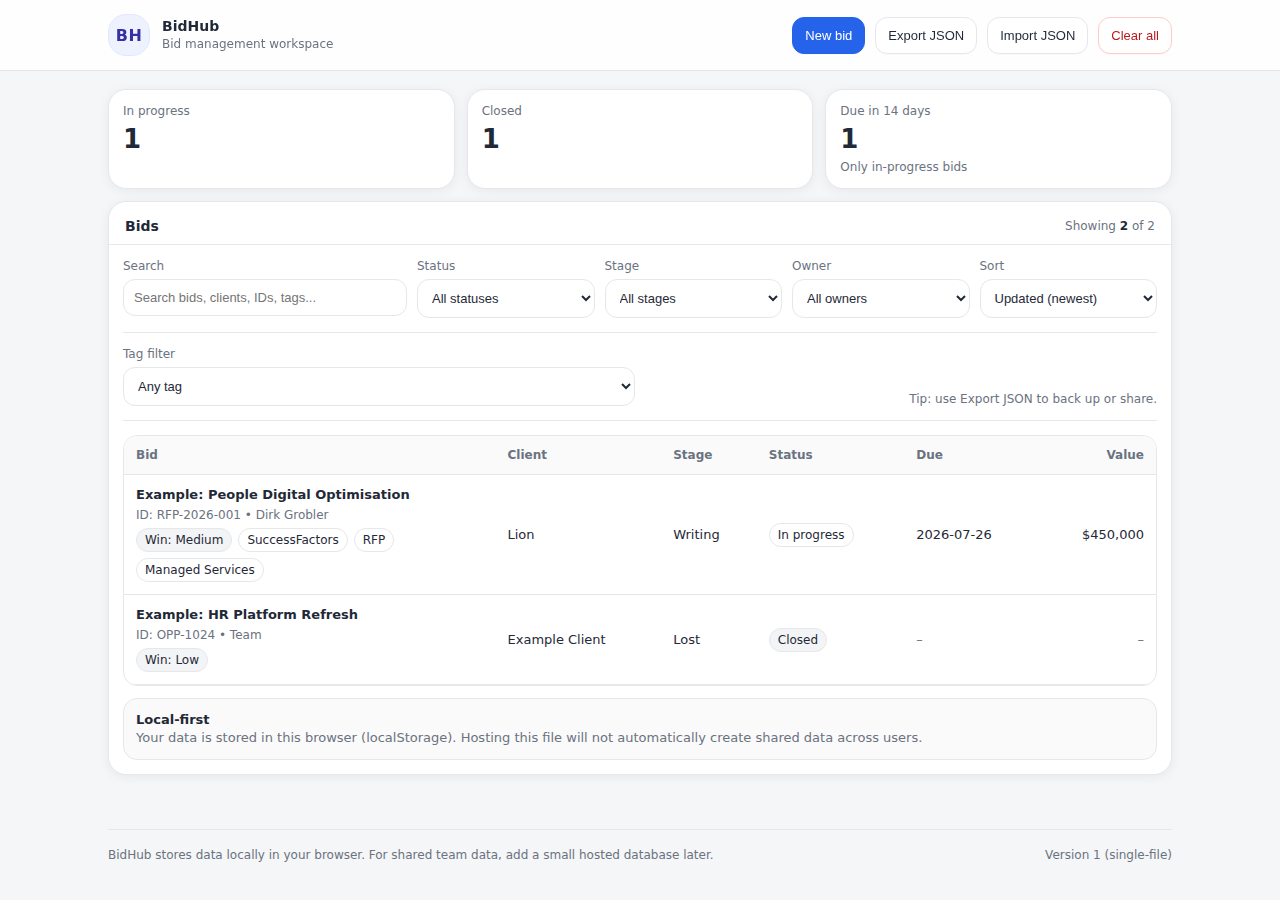
<file: index.html>
<!doctype html>
<html lang="en">
<head>
  <meta charset="utf-8" />
  <meta name="viewport" content="width=device-width, initial-scale=1" />
  <title>BidHub</title>
  <style>
    :root{
      --bg:#f5f6f8;
      --surface:#ffffff;
      --text:#1f2937;
      --muted:#6b7280;
      --border:#e5e7eb;
      --accent:#2563eb;
      --accent-2:#0f766e;
      --danger:#b91c1c;
      --shadow:0 2px 12px rgba(0,0,0,.06);
      --radius:14px;
      --radius2:18px;
      --font: ui-sans-serif, system-ui, -apple-system, Segoe UI, Roboto, Helvetica, Arial, "Apple Color Emoji", "Segoe UI Emoji";
    }

    *{ box-sizing:border-box; }
    body{
      margin:0;
      font-family:var(--font);
      color:var(--text);
      background:var(--bg);
    }

    a{ color:var(--accent); text-decoration:none; }
    a:hover{ text-decoration:underline; }

    .topbar{
      position:sticky;
      top:0;
      z-index:10;
      background:rgba(255,255,255,.85);
      backdrop-filter: blur(10px);
      border-bottom:1px solid var(--border);
    }

    .topbar-inner{
      max-width:1100px;
      margin:0 auto;
      padding:14px 18px;
      display:flex;
      align-items:center;
      gap:12px;
    }

    .brand{
      display:flex;
      align-items:center;
      gap:12px;
      min-width:260px;
    }

    .logo{
      width:42px;
      height:42px;
      border-radius:18px;
      background:#eef2ff;
      border:1px solid #e0e7ff;
      display:flex;
      align-items:center;
      justify-content:center;
      font-weight:800;
      color:#3730a3;
      letter-spacing:.5px;
      user-select:none;
    }

    .brand-title{ font-weight:700; font-size:14px; line-height:1.1; }
    .brand-sub{ color:var(--muted); font-size:12px; margin-top:2px; }

    .actions{
      margin-left:auto;
      display:flex;
      align-items:center;
      gap:10px;
      flex-wrap:wrap;
      justify-content:flex-end;
    }

    .btn{
      appearance:none;
      border:1px solid var(--border);
      background:var(--surface);
      color:var(--text);
      border-radius:12px;
      padding:10px 12px;
      font-size:13px;
      cursor:pointer;
      display:inline-flex;
      align-items:center;
      gap:8px;
      box-shadow:0 1px 0 rgba(0,0,0,.02);
    }

    .btn:hover{ border-color:#d1d5db; }
    .btn.primary{ background:var(--accent); color:#fff; border-color:var(--accent); }
    .btn.primary:hover{ filter:brightness(.95); }
    .btn.ghost{ background:transparent; border-color:transparent; }
    .btn.ghost:hover{ background:rgba(0,0,0,.04); border-color:transparent; }
    .btn.danger{ background:#fff; color:var(--danger); border-color:#fecaca; }
    .btn.danger:hover{ background:#fef2f2; }

    .container{
      max-width:1100px;
      margin:0 auto;
      padding:18px;
    }

    .grid-3{
      display:grid;
      grid-template-columns:repeat(3, 1fr);
      gap:12px;
    }

    @media (max-width: 900px){
      .grid-3{ grid-template-columns:1fr; }
      .brand{ min-width:auto; }
    }

    .card{
      background:var(--surface);
      border:1px solid var(--border);
      border-radius:var(--radius2);
      box-shadow:var(--shadow);
    }

    .card-inner{ padding:14px; }
    .card-h{
      padding:16px 16px 10px 16px;
      border-bottom:1px solid var(--border);
      display:flex;
      align-items:center;
      justify-content:space-between;
      gap:10px;
    }

    .card-title{ font-size:14px; font-weight:700; }

    .kpi-label{ color:var(--muted); font-size:12px; }
    .kpi-value{ font-size:26px; font-weight:800; margin-top:6px; }
    .kpi-hint{ color:var(--muted); font-size:12px; margin-top:6px; }

    .filters{
      display:grid;
      grid-template-columns: 1.6fr repeat(4, 1fr);
      gap:10px;
    }

    @media (max-width: 1000px){
      .filters{ grid-template-columns:1fr 1fr; }
    }

    .field label{
      display:block;
      font-size:12px;
      color:var(--muted);
      margin-bottom:6px;
    }

    input, select, textarea{
      width:100%;
      border:1px solid var(--border);
      border-radius:12px;
      padding:10px 10px;
      font-size:13px;
      outline:none;
      background:#fff;
      color:var(--text);
    }

    input:focus, select:focus, textarea:focus{ border-color:#c7d2fe; box-shadow:0 0 0 3px rgba(99,102,241,.15); }
    textarea{ resize:vertical; min-height:110px; }

    .muted{ color:var(--muted); }
    .sep{ height:1px; background:var(--border); margin:14px 0; }

    .table-wrap{ overflow:auto; border-radius:14px; border:1px solid var(--border); }
    table{ width:100%; border-collapse:collapse; min-width:920px; }
    th, td{ padding:12px 12px; border-bottom:1px solid var(--border); text-align:left; font-size:13px; }
    th{ background:#fafafa; color:var(--muted); font-weight:700; font-size:12px; }
    tr:hover td{ background:#fafafa; }

    .rowlink{ cursor:pointer; }

    .badge{
      display:inline-flex;
      align-items:center;
      gap:6px;
      padding:4px 8px;
      border-radius:999px;
      font-size:12px;
      border:1px solid var(--border);
      background:#fff;
      color:var(--text);
      white-space:nowrap;
    }

    .badge.secondary{ background:#f3f4f6; }
    .badge.success{ border-color:#bbf7d0; background:#f0fdf4; color:#166534; }
    .badge.warn{ border-color:#fde68a; background:#fffbeb; color:#92400e; }
    .badge.low{ border-color:#e5e7eb; background:#f9fafb; color:var(--muted); }

    .pillbar{ display:flex; gap:6px; flex-wrap:wrap; }

    .right{ text-align:right; }

    .tabs{
      display:flex;
      gap:8px;
      flex-wrap:wrap;
      padding:0 16px 12px 16px;
    }

    .tab{
      border:1px solid var(--border);
      background:#fff;
      border-radius:999px;
      padding:8px 12px;
      font-size:13px;
      cursor:pointer;
    }

    .tab.active{
      background:#eef2ff;
      border-color:#c7d2fe;
      color:#3730a3;
      font-weight:700;
    }

    .detail-grid{
      display:grid;
      grid-template-columns:1fr 1fr;
      gap:14px;
      padding:0 16px 16px 16px;
    }

    @media (max-width: 900px){
      .detail-grid{ grid-template-columns:1fr; }
      table{ min-width:780px; }
    }

    .modal-backdrop{
      position:fixed;
      inset:0;
      background:rgba(0,0,0,.35);
      display:none;
      align-items:center;
      justify-content:center;
      padding:18px;
      z-index:50;
    }

    .modal{
      width:min(880px, 100%);
      background:#fff;
      border-radius:18px;
      border:1px solid var(--border);
      box-shadow:0 20px 60px rgba(0,0,0,.18);
      overflow:hidden;
    }

    .modal .content{ padding:16px; }

    .alert{
      border:1px solid var(--border);
      background:#fafafa;
      border-radius:14px;
      padding:12px;
      color:var(--muted);
      font-size:13px;
      line-height:1.4;
    }

    .footer{
      max-width:1100px;
      margin:0 auto;
      padding:18px;
      color:var(--muted);
      font-size:12px;
    }

    .hide{ display:none !important; }

    .toast{
      position:fixed;
      right:18px;
      bottom:18px;
      background:#111827;
      color:#fff;
      padding:10px 12px;
      border-radius:12px;
      box-shadow:0 10px 30px rgba(0,0,0,.25);
      font-size:13px;
      opacity:0;
      transform:translateY(6px);
      transition:opacity .18s ease, transform .18s ease;
      z-index:60;
      max-width:420px;
    }

    .toast.show{ opacity:1; transform:translateY(0); }
  </style>
</head>
<body>
  <header class="topbar">
    <div class="topbar-inner">
      <div class="brand">
        <div class="logo">BH</div>
        <div>
          <div class="brand-title">BidHub</div>
          <div class="brand-sub">Bid management workspace</div>
        </div>
      </div>

      <div class="actions">
        <button id="backBtn" class="btn ghost hide" type="button">Back</button>
        <button id="newBtn" class="btn primary" type="button">New bid</button>
        <button id="exportBtn" class="btn" type="button">Export JSON</button>
        <button id="importBtn" class="btn" type="button">Import JSON</button>
        <button id="clearBtn" class="btn danger" type="button">Clear all</button>
      </div>
    </div>
  </header>

  <main class="container">
    <!-- LIST VIEW -->
    <section id="listView">
      <div class="grid-3">
        <div class="card"><div class="card-inner">
          <div class="kpi-label">In progress</div>
          <div id="kpiInProgress" class="kpi-value">0</div>
        </div></div>
        <div class="card"><div class="card-inner">
          <div class="kpi-label">Closed</div>
          <div id="kpiClosed" class="kpi-value">0</div>
        </div></div>
        <div class="card"><div class="card-inner">
          <div class="kpi-label">Due in 14 days</div>
          <div id="kpiDueSoon" class="kpi-value">0</div>
          <div class="kpi-hint">Only in-progress bids</div>
        </div></div>
      </div>

      <div class="card" style="margin-top:12px;">
        <div class="card-h">
          <div class="card-title">Bids</div>
          <div class="muted" style="font-size:12px;">Showing <span id="showCount" style="font-weight:700; color:var(--text);">0</span> of <span id="totalCount">0</span></div>
        </div>
        <div class="card-inner">
          <div class="filters">
            <div class="field">
              <label for="q">Search</label>
              <input id="q" placeholder="Search bids, clients, IDs, tags..." />
            </div>
            <div class="field">
              <label for="status">Status</label>
              <select id="status"></select>
            </div>
            <div class="field">
              <label for="stage">Stage</label>
              <select id="stage"></select>
            </div>
            <div class="field">
              <label for="owner">Owner</label>
              <select id="owner"></select>
            </div>
            <div class="field">
              <label for="sort">Sort</label>
              <select id="sort">
                <option value="updated_desc">Updated (newest)</option>
                <option value="updated_asc">Updated (oldest)</option>
                <option value="due_asc">Due date</option>
                <option value="value_desc">Value (high to low)</option>
              </select>
            </div>
          </div>

          <div class="sep"></div>

          <div class="filters" style="grid-template-columns: 1fr 1fr;">
            <div class="field">
              <label for="tag">Tag filter</label>
              <select id="tag"></select>
            </div>
            <div class="field" style="display:flex; align-items:flex-end; justify-content:flex-end;">
              <div class="muted" style="font-size:12px;">Tip: use Export JSON to back up or share.</div>
            </div>
          </div>

          <div class="sep"></div>

          <div class="table-wrap">
            <table>
              <thead>
                <tr>
                  <th style="width:36%">Bid</th>
                  <th>Client</th>
                  <th>Stage</th>
                  <th>Status</th>
                  <th>Due</th>
                  <th class="right">Value</th>
                </tr>
              </thead>
              <tbody id="bidRows"></tbody>
            </table>
          </div>

          <div style="margin-top:12px;" class="alert">
            <strong style="color:var(--text);">Local-first</strong><br />
            Your data is stored in this browser (localStorage). Hosting this file will not automatically create shared data across users.
          </div>
        </div>
      </div>
    </section>

    <!-- DETAIL VIEW -->
    <section id="detailView" class="hide">
      <div class="card">
        <div class="card-h">
          <div>
            <div class="card-title" id="detailTitle">Untitled bid</div>
            <div class="muted" style="font-size:12px; margin-top:4px;" id="detailMeta"></div>
            <div class="pillbar" id="detailTags" style="margin-top:8px;"></div>
          </div>
          <div style="display:flex; gap:10px; flex-wrap:wrap; justify-content:flex-end;">
            <button id="doneBtn" class="btn" type="button">Done</button>
            <button id="deleteBtn" class="btn danger" type="button">Delete</button>
          </div>
        </div>

        <div class="card-inner">
          <div class="grid-3">
            <div class="card"><div class="card-inner">
              <div class="kpi-label">Stage</div>
              <div id="detailKpiStage" class="kpi-value" style="font-size:22px;">Qualification</div>
              <div id="detailKpiUpdated" class="kpi-hint"></div>
            </div></div>
            <div class="card"><div class="card-inner">
              <div class="kpi-label">Due date</div>
              <div id="detailKpiDue" class="kpi-value" style="font-size:22px;">–</div>
            </div></div>
            <div class="card"><div class="card-inner">
              <div class="kpi-label">Est. value</div>
              <div id="detailKpiValue" class="kpi-value" style="font-size:22px;">–</div>
            </div></div>
          </div>
        </div>

        <div class="tabs">
          <button class="tab active" data-tab="overview" type="button">Overview</button>
          <button class="tab" data-tab="requirements" type="button">Requirements</button>
          <button class="tab" data-tab="solution" type="button">Solution</button>
          <button class="tab" data-tab="delivery" type="button">Delivery</button>
        </div>

        <div id="tab-overview" class="detail-grid">
          <div class="field"><label>Bid title</label><input id="f_title" /></div>
          <div class="field"><label>Client</label><input id="f_client" /></div>
          <div class="field"><label>Opportunity / RFP ID</label><input id="f_opportunityId" /></div>
          <div class="field"><label>Owner</label><input id="f_owner" /></div>
          <div class="field"><label>Stage</label><select id="f_stage"></select></div>
          <div class="field"><label>Status</label><select id="f_status"></select></div>
          <div class="field"><label>Due date</label><input id="f_dueDate" type="date" /></div>
          <div class="field"><label>Submitted date</label><input id="f_submittedDate" type="date" /></div>
          <div class="field"><label>Decision date</label><input id="f_decisionDate" type="date" /></div>
          <div class="field"><label>Est. value (AUD)</label><input id="f_valueAud" inputmode="numeric" placeholder="450000" /></div>
          <div class="field"><label>Win probability (%)</label><input id="f_probability" inputmode="numeric" placeholder="0 to 100" /></div>
          <div class="field"><label>Tags (comma-separated)</label><input id="f_tagsCsv" placeholder="RFP, SuccessFactors, Managed Services" /></div>
          <div class="field" style="grid-column:1 / -1;"><label>Scope summary</label><textarea id="f_scope" rows="6"></textarea></div>
          <div class="field" style="grid-column:1 / -1;"><label>Notes</label><textarea id="f_notes" rows="6"></textarea></div>
        </div>

        <div id="tab-requirements" class="detail-grid hide">
          <div class="field" style="grid-column:1 / -1;"><label>Requirements</label><textarea id="f_requirements" rows="10"></textarea></div>
          <div class="field"><label>Assumptions</label><textarea id="f_assumptions" rows="6"></textarea></div>
          <div class="field"><label>Dependencies</label><textarea id="f_dependencies" rows="6"></textarea></div>
          <div class="field" style="grid-column:1 / -1;"><label>Risks</label><textarea id="f_risks" rows="6"></textarea></div>
        </div>

        <div id="tab-solution" class="detail-grid hide">
          <div class="field" style="grid-column:1 / -1;"><label>Differentiators</label><textarea id="f_differentiators" rows="10"></textarea></div>
          <div class="field"><label>Commercials</label><textarea id="f_commercials" rows="6"></textarea></div>
          <div class="field"><label>Competitor notes</label><textarea id="f_competitorNotes" rows="6"></textarea></div>
        </div>

        <div id="tab-delivery" class="detail-grid hide">
          <div class="field"><label>Stakeholders</label><textarea id="f_stakeholders" rows="8"></textarea></div>
          <div class="field"><label>Resourcing</label><textarea id="f_resourcing" rows="6"></textarea></div>
          <div class="field" style="grid-column:1 / -1;"><label>Next steps</label><textarea id="f_nextSteps" rows="6"></textarea></div>
        </div>
      </div>
    </section>
  </main>

  <!-- IMPORT MODAL -->
  <div id="importModal" class="modal-backdrop" role="dialog" aria-modal="true" aria-labelledby="importTitle">
    <div class="modal">
      <div class="card-h">
        <div>
          <div id="importTitle" class="card-title">Import JSON</div>
          <div class="muted" style="font-size:12px; margin-top:4px;">
            Paste a previously exported BidHub JSON file. This will merge into your current data (dedupe by Title + Client).
          </div>
        </div>
        <button id="importClose" class="btn" type="button">Close</button>
      </div>
      <div class="content">
        <div class="field">
          <label for="importText">JSON</label>
          <textarea id="importText" rows="12" placeholder='{
  "version": 1,
  "bids": [
    {
      "title": "Example bid",
      "client": "Example client"
    }
  ]
}'></textarea>
          <div id="importError" class="muted" style="margin-top:8px; color:var(--danger);"></div>
        </div>
        <div style="display:flex; gap:10px; justify-content:flex-end; margin-top:10px;">
          <button id="importCancel" class="btn" type="button">Cancel</button>
          <button id="importDo" class="btn primary" type="button">Import</button>
        </div>
      </div>
    </div>
  </div>

  <div id="toast" class="toast" role="status" aria-live="polite"></div>

  <script>
    (function(){
      "use strict";

      const STORAGE_KEY = "bidhub.v1";

      const STAGES = [
        "Qualification",
        "RFP Received",
        "Solutioning",
        "Pricing",
        "Writing",
        "Review",
        "Submission",
        "Negotiation",
        "Awarded",
        "Lost",
        "Withdrawn",
      ];

      const STATUSES = ["In progress", "Closed"];

      const DEFAULT_BID = {
        id: "",
        title: "",
        client: "",
        opportunityId: "",
        owner: "",
        stage: "Qualification",
        status: "In progress",
        dueDate: "",
        submittedDate: "",
        decisionDate: "",
        valueAud: "",
        probability: "50",
        scope: "",
        requirements: "",
        assumptions: "",
        dependencies: "",
        risks: "",
        stakeholders: "",
        resourcing: "",
        commercials: "",
        differentiators: "",
        competitorNotes: "",
        nextSteps: "",
        notes: "",
        tagsCsv: "",
        createdAt: "",
        updatedAt: "",
      };

      function uid(){
        return Math.random().toString(36).slice(2, 10) + "_" + Date.now().toString(36);
      }

      function clone(obj){
        return JSON.parse(JSON.stringify(obj));
      }

      function todayISO(){
        const d = new Date();
        const yyyy = d.getFullYear();
        const mm = String(d.getMonth() + 1).padStart(2, "0");
        const dd = String(d.getDate()).padStart(2, "0");
        return `${yyyy}-${mm}-${dd}`;
      }

      function currencyFormatAUD(value){
        if (!value) return "";
        const num = Number(value);
        if (Number.isNaN(num)) return String(value);
        try {
          return new Intl.NumberFormat("en-AU", {
            style: "currency",
            currency: "AUD",
            maximumFractionDigits: 0,
          }).format(num);
        } catch {
          return String(value);
        }
      }

      function scoreBadge(probability){
        const p = Number(probability);
        if (Number.isNaN(p)) return "";
        if (p >= 70) return "High";
        if (p >= 40) return "Medium";
        return "Low";
      }

      function toTagsArray(text){
        return (text || "").split(",").map(t => t.trim()).filter(Boolean);
      }

      function safeParseJSON(text){
        try { return { ok:true, value: JSON.parse(text) }; }
        catch (e) { return { ok:false, error:e }; }
      }

      function loadState(){
        const raw = localStorage.getItem(STORAGE_KEY);
        if (!raw) return null;
        const parsed = safeParseJSON(raw);
        if (!parsed.ok) return null;
        return parsed.value;
      }

      function saveState(state){
        localStorage.setItem(STORAGE_KEY, JSON.stringify(state));
      }

      function initialSeed(){
        const now = new Date().toISOString();
        return {
          version: 1,
          bids: [
            {
              ...clone(DEFAULT_BID),
              id: uid(),
              title: "Example: People Digital Optimisation",
              client: "Lion",
              opportunityId: "RFP-2026-001",
              owner: "Dirk Grobler",
              stage: "Writing",
              status: "In progress",
              dueDate: todayISO(),
              valueAud: "450000",
              probability: "60",
              scope: "Stream 1: Learning, Stream 2: People Experience Optimisation, Stream 3: Payroll Enhancements.",
              requirements: "Capture bid requirements and trace them to solution and response sections.",
              differentiators: "EPI-USE Labs tooling, existing relationship, pragmatic delivery model.",
              nextSteps: "Confirm resourcing model and finalise pricing.",
              tagsCsv: "SuccessFactors, RFP, Managed Services",
              createdAt: now,
              updatedAt: now,
            },
            {
              ...clone(DEFAULT_BID),
              id: uid(),
              title: "Example: HR Platform Refresh",
              client: "Example Client",
              opportunityId: "OPP-1024",
              owner: "Team",
              stage: "Lost",
              status: "Closed",
              notes: "Closed example bid. You can delete this sample data anytime.",
              probability: "0",
              createdAt: now,
              updatedAt: now,
            }
          ],
          ui: { lastSelectedBidId: "" }
        };
      }

      // Merge imports: dedupe by Title + Client (case and whitespace insensitive)
      function normaliseKey(v){
        return String(v || "").trim().replace(/\s+/g, " ").toLowerCase();
      }
      function bidKey(b){
        return `${normaliseKey(b.title)}||${normaliseKey(b.client)}`;
      }
      function isPresent(v){
        return v !== undefined && v !== null && String(v) !== "";
      }

      function mergeImport(existingBids, importedBids){
        const now = new Date().toISOString();

        const importedNormalised = (importedBids || []).map(b => {
          const id = b.id || uid();
          return {
            ...clone(DEFAULT_BID),
            ...b,
            id,
            createdAt: b.createdAt || now,
            updatedAt: b.updatedAt || now,
          };
        });

        const existingByKey = new Map();
        for (const b of existingBids) existingByKey.set(bidKey(b), b);

        const mergedExistingById = new Map(existingBids.map(b => [b.id, b]));
        const newOnes = [];

        for (const incoming of importedNormalised){
          const key = bidKey(incoming);
          const match = existingByKey.get(key);

          if (match){
            const merged = { ...match };
            for (const k of Object.keys(DEFAULT_BID)){
              if (k === "id") continue;
              if (k === "createdAt"){
                merged.createdAt = match.createdAt || incoming.createdAt || now;
                continue;
              }
              if (isPresent(incoming[k])) merged[k] = incoming[k];
            }
            merged.id = match.id;
            merged.updatedAt = now;
            mergedExistingById.set(match.id, merged);
          } else {
            newOnes.push({
              ...incoming,
              createdAt: incoming.createdAt || now,
              updatedAt: now,
            });
          }
        }

        const mergedExisting = Array.from(mergedExistingById.values());
        return [...newOnes, ...mergedExisting];
      }

      function daysUntil(isoDate){
        if (!isoDate) return null;
        const due = new Date(isoDate + "T00:00:00");
        const now = new Date();
        return Math.ceil((due.getTime() - now.getTime()) / (1000*60*60*24));
      }

      function toast(msg){
        const el = document.getElementById("toast");
        el.textContent = msg;
        el.classList.add("show");
        window.clearTimeout(toast._t);
        toast._t = window.setTimeout(() => el.classList.remove("show"), 2200);
      }

      // --- State ---
      let state = loadState() || initialSeed();
      let route = { name: "list", bidId: "" };
      let activeTab = "overview";

      // --- Elements ---
      const listView = document.getElementById("listView");
      const detailView = document.getElementById("detailView");

      const backBtn = document.getElementById("backBtn");
      const newBtn = document.getElementById("newBtn");
      const exportBtn = document.getElementById("exportBtn");
      const importBtn = document.getElementById("importBtn");
      const clearBtn = document.getElementById("clearBtn");

      const qEl = document.getElementById("q");
      const statusEl = document.getElementById("status");
      const stageEl = document.getElementById("stage");
      const ownerEl = document.getElementById("owner");
      const tagEl = document.getElementById("tag");
      const sortEl = document.getElementById("sort");

      const bidRowsEl = document.getElementById("bidRows");
      const showCountEl = document.getElementById("showCount");
      const totalCountEl = document.getElementById("totalCount");

      const kpiInProgress = document.getElementById("kpiInProgress");
      const kpiClosed = document.getElementById("kpiClosed");
      const kpiDueSoon = document.getElementById("kpiDueSoon");

      const doneBtn = document.getElementById("doneBtn");
      const deleteBtn = document.getElementById("deleteBtn");

      const detailTitleEl = document.getElementById("detailTitle");
      const detailMetaEl = document.getElementById("detailMeta");
      const detailTagsEl = document.getElementById("detailTags");
      const detailKpiStage = document.getElementById("detailKpiStage");
      const detailKpiUpdated = document.getElementById("detailKpiUpdated");
      const detailKpiDue = document.getElementById("detailKpiDue");
      const detailKpiValue = document.getElementById("detailKpiValue");

      const tabs = Array.from(document.querySelectorAll(".tab"));

      const f = {
        title: document.getElementById("f_title"),
        client: document.getElementById("f_client"),
        opportunityId: document.getElementById("f_opportunityId"),
        owner: document.getElementById("f_owner"),
        stage: document.getElementById("f_stage"),
        status: document.getElementById("f_status"),
        dueDate: document.getElementById("f_dueDate"),
        submittedDate: document.getElementById("f_submittedDate"),
        decisionDate: document.getElementById("f_decisionDate"),
        valueAud: document.getElementById("f_valueAud"),
        probability: document.getElementById("f_probability"),
        tagsCsv: document.getElementById("f_tagsCsv"),
        scope: document.getElementById("f_scope"),
        notes: document.getElementById("f_notes"),

        requirements: document.getElementById("f_requirements"),
        assumptions: document.getElementById("f_assumptions"),
        dependencies: document.getElementById("f_dependencies"),
        risks: document.getElementById("f_risks"),

        differentiators: document.getElementById("f_differentiators"),
        commercials: document.getElementById("f_commercials"),
        competitorNotes: document.getElementById("f_competitorNotes"),

        stakeholders: document.getElementById("f_stakeholders"),
        resourcing: document.getElementById("f_resourcing"),
        nextSteps: document.getElementById("f_nextSteps"),
      };

      const importModal = document.getElementById("importModal");
      const importClose = document.getElementById("importClose");
      const importCancel = document.getElementById("importCancel");
      const importDo = document.getElementById("importDo");
      const importText = document.getElementById("importText");
      const importError = document.getElementById("importError");

      // --- Rendering helpers ---
      function setOptions(selectEl, options, { includeAll=false, allLabel="All" } = {}){
        selectEl.innerHTML = "";
        if (includeAll){
          const o = document.createElement("option");
          o.value = "all";
          o.textContent = allLabel;
          selectEl.appendChild(o);
        }
        for (const v of options){
          const o = document.createElement("option");
          o.value = v;
          o.textContent = v;
          selectEl.appendChild(o);
        }
      }

      function getBids(){
        return state.bids || [];
      }

      function currentBid(){
        const bids = getBids();
        return bids.find(b => b.id === route.bidId) || null;
      }

      function setRoute(next){
        route = next;
        state.ui = state.ui || { lastSelectedBidId: "" };
        if (route.name === "detail") state.ui.lastSelectedBidId = route.bidId;
        saveState(state);
        render();
      }

      function updateBid(nextBid){
        const now = new Date().toISOString();
        nextBid.updatedAt = now;
        state.bids = getBids().map(b => b.id === nextBid.id ? nextBid : b);
        saveState(state);
        renderDetailHeader();
      }

      function renderKPIs(){
        const bids = getBids();
        const inProgress = bids.filter(b => b.status === "In progress").length;
        const closed = bids.filter(b => b.status === "Closed").length;
        const dueSoon = bids.filter(b => {
          if (b.status !== "In progress") return false;
          const d = daysUntil(b.dueDate);
          return d !== null && d >= 0 && d <= 14;
        }).length;

        kpiInProgress.textContent = String(inProgress);
        kpiClosed.textContent = String(closed);
        kpiDueSoon.textContent = String(dueSoon);
      }

      function filteredRows(){
        const bids = getBids();
        const q = String(qEl.value || "").trim().toLowerCase();
        const status = statusEl.value;
        const stage = stageEl.value;
        const owner = ownerEl.value;
        const tag = tagEl.value;
        const sort = sortEl.value;

        let rows = bids.filter(b => {
          const hay = [
            b.title,
            b.client,
            b.opportunityId,
            b.owner,
            b.stage,
            b.status,
            b.scope,
            b.requirements,
            b.notes,
            b.tagsCsv,
          ].filter(Boolean).join(" | ").toLowerCase();

          if (q && !hay.includes(q)) return false;
          if (status !== "all" && b.status !== status) return false;
          if (stage !== "all" && b.stage !== stage) return false;
          if (owner !== "all" && String(b.owner || "").trim() !== owner) return false;

          if (tag !== "any"){
            const tags = toTagsArray(b.tagsCsv).map(x => x.toLowerCase());
            if (!tags.includes(String(tag || "").toLowerCase())) return false;
          }
          return true;
        });

        rows = rows.slice();
        rows.sort((a,b) => {
          if (sort === "updated_desc") return String(b.updatedAt||"").localeCompare(String(a.updatedAt||""));
          if (sort === "updated_asc") return String(a.updatedAt||"").localeCompare(String(b.updatedAt||""));
          if (sort === "due_asc") return String(a.dueDate||"").localeCompare(String(b.dueDate||""));
          if (sort === "value_desc") return Number(b.valueAud||0) - Number(a.valueAud||0);
          return 0;
        });

        return rows;
      }

      function renderListFilters(){
        const bids = getBids();

        // status options
        setOptions(statusEl, STATUSES, { includeAll:true, allLabel:"All statuses" });
        if (!statusEl.value) statusEl.value = "all";

        // stage options
        setOptions(stageEl, STAGES, { includeAll:true, allLabel:"All stages" });
        if (!stageEl.value) stageEl.value = "all";

        // owner options
        const owners = Array.from(new Set(bids.map(b => String(b.owner||"").trim()).filter(Boolean))).sort((a,b) => a.localeCompare(b));
        setOptions(ownerEl, owners, { includeAll:true, allLabel:"All owners" });
        if (!ownerEl.value) ownerEl.value = "all";

        // tag options
        const allTags = Array.from(new Set(bids.flatMap(b => toTagsArray(b.tagsCsv)))).sort((a,b) => a.localeCompare(b));
        tagEl.innerHTML = "";
        {
          const o = document.createElement("option");
          o.value = "any";
          o.textContent = "Any tag";
          tagEl.appendChild(o);
        }
        for (const t of allTags){
          const o = document.createElement("option");
          o.value = t;
          o.textContent = t;
          tagEl.appendChild(o);
        }
        if (!tagEl.value) tagEl.value = "any";

        totalCountEl.textContent = String(bids.length);
      }

      function renderListTable(){
        const bids = getBids();
        const rows = filteredRows();

        showCountEl.textContent = String(rows.length);

        if (bids.length === 0){
          bidRowsEl.innerHTML = `<tr><td colspan="6" class="muted" style="padding:26px; text-align:center;">No bids yet. Click New bid to get started.</td></tr>`;
          return;
        }

        if (rows.length === 0){
          bidRowsEl.innerHTML = `<tr><td colspan="6" class="muted" style="padding:26px; text-align:center;">No bids match your filters.</td></tr>`;
          return;
        }

        bidRowsEl.innerHTML = "";

        for (const b of rows){
          const tr = document.createElement("tr");
          tr.className = "rowlink";
          tr.addEventListener("click", () => setRoute({ name:"detail", bidId:b.id }));

          const tags = toTagsArray(b.tagsCsv);
          const win = scoreBadge(b.probability);

          const bidCell = document.createElement("td");
          bidCell.innerHTML = `
            <div style="display:flex; flex-direction:column; gap:6px;">
              <div style="font-weight:700;">${escapeHtml(b.title || "Untitled bid")}</div>
              <div class="muted" style="font-size:12px;">
                ${b.opportunityId ? `ID: ${escapeHtml(b.opportunityId)}` : ""}
                ${b.owner ? `${b.opportunityId ? " • " : ""}${escapeHtml(b.owner)}` : ""}
              </div>
              <div class="pillbar">
                ${win ? `<span class="badge secondary">Win: ${escapeHtml(win)}</span>` : ""}
                ${tags.slice(0,3).map(t => `<span class="badge">${escapeHtml(t)}</span>`).join("")}
                ${tags.length > 3 ? `<span class="badge">+${tags.length - 3}</span>` : ""}
              </div>
            </div>
          `;

          const clientCell = document.createElement("td");
          clientCell.textContent = b.client || "";

          const stageCell = document.createElement("td");
          stageCell.textContent = b.stage || "";

          const statusCell = document.createElement("td");
          statusCell.innerHTML = `<span class="badge ${b.status === "Closed" ? "secondary" : ""}">${escapeHtml(b.status || "")}</span>`;

          const dueCell = document.createElement("td");
          dueCell.textContent = b.dueDate || "–";
          dueCell.className = b.dueDate ? "" : "muted";

          const valueCell = document.createElement("td");
          valueCell.className = "right";
          valueCell.textContent = b.valueAud ? currencyFormatAUD(b.valueAud) : "–";
          if (!b.valueAud) valueCell.classList.add("muted");

          tr.appendChild(bidCell);
          tr.appendChild(clientCell);
          tr.appendChild(stageCell);
          tr.appendChild(statusCell);
          tr.appendChild(dueCell);
          tr.appendChild(valueCell);

          bidRowsEl.appendChild(tr);
        }
      }

      function renderDetailHeader(){
        const b = currentBid();
        if (!b) return;

        detailTitleEl.textContent = b.title || "Untitled bid";

        const parts = [];
        if (b.client) parts.push(b.client);
        if (b.opportunityId) parts.push(b.opportunityId);
        if (b.owner) parts.push(`Owner: ${b.owner}`);
        detailMetaEl.textContent = parts.join(" • ");

        detailKpiStage.textContent = b.stage || "–";
        detailKpiDue.textContent = b.dueDate || "–";
        detailKpiValue.textContent = b.valueAud ? currencyFormatAUD(b.valueAud) : "–";

        if (b.updatedAt){
          const dt = new Date(b.updatedAt);
          detailKpiUpdated.textContent = `Updated ${dt.toLocaleString()}`;
        } else {
          detailKpiUpdated.textContent = "";
        }

        // tags
        detailTagsEl.innerHTML = "";
        const tags = toTagsArray(b.tagsCsv);
        const win = scoreBadge(b.probability);

        const statusBadge = document.createElement("span");
        statusBadge.className = `badge ${b.status === "Closed" ? "secondary" : ""}`;
        statusBadge.textContent = b.status || "";
        detailTagsEl.appendChild(statusBadge);

        if (win){
          const winBadge = document.createElement("span");
          winBadge.className = "badge secondary";
          winBadge.textContent = `Win: ${win}`;
          detailTagsEl.appendChild(winBadge);
        }

        for (const t of tags){
          const el = document.createElement("span");
          el.className = "badge secondary";
          el.textContent = t;
          detailTagsEl.appendChild(el);
        }
      }

      function renderDetailForm(){
        const b = currentBid();
        if (!b) return;

        f.title.value = b.title || "";
        f.client.value = b.client || "";
        f.opportunityId.value = b.opportunityId || "";
        f.owner.value = b.owner || "";
        f.stage.value = b.stage || "Qualification";
        f.status.value = b.status || "In progress";
        f.dueDate.value = b.dueDate || "";
        f.submittedDate.value = b.submittedDate || "";
        f.decisionDate.value = b.decisionDate || "";
        f.valueAud.value = b.valueAud || "";
        f.probability.value = b.probability || "50";
        f.tagsCsv.value = b.tagsCsv || "";
        f.scope.value = b.scope || "";
        f.notes.value = b.notes || "";

        f.requirements.value = b.requirements || "";
        f.assumptions.value = b.assumptions || "";
        f.dependencies.value = b.dependencies || "";
        f.risks.value = b.risks || "";

        f.differentiators.value = b.differentiators || "";
        f.commercials.value = b.commercials || "";
        f.competitorNotes.value = b.competitorNotes || "";

        f.stakeholders.value = b.stakeholders || "";
        f.resourcing.value = b.resourcing || "";
        f.nextSteps.value = b.nextSteps || "";
      }

      function setActiveTab(tabName){
        activeTab = tabName;
        for (const t of tabs){
          t.classList.toggle("active", t.dataset.tab === tabName);
        }
        document.getElementById("tab-overview").classList.toggle("hide", tabName !== "overview");
        document.getElementById("tab-requirements").classList.toggle("hide", tabName !== "requirements");
        document.getElementById("tab-solution").classList.toggle("hide", tabName !== "solution");
        document.getElementById("tab-delivery").classList.toggle("hide", tabName !== "delivery");
      }

      function render(){
        const isDetail = route.name === "detail";

        listView.classList.toggle("hide", isDetail);
        detailView.classList.toggle("hide", !isDetail);
        backBtn.classList.toggle("hide", !isDetail);

        renderKPIs();
        renderListFilters();
        renderListTable();

        if (isDetail){
          // populate stage/status options on detail selects
          setOptions(f.stage, STAGES);
          setOptions(f.status, STATUSES);

          setActiveTab(activeTab);
          renderDetailHeader();
          renderDetailForm();
        }
      }

      // --- Events ---
      backBtn.addEventListener("click", () => setRoute({ name:"list", bidId:"" }));
      document.getElementById("doneBtn").addEventListener("click", () => setRoute({ name:"list", bidId:"" }));

      newBtn.addEventListener("click", () => {
        const now = new Date().toISOString();
        const newBid = {
          ...clone(DEFAULT_BID),
          id: uid(),
          title: "New bid",
          stage: "Qualification",
          status: "In progress",
          probability: "50",
          createdAt: now,
          updatedAt: now,
        };
        state.bids = [newBid, ...getBids()];
        saveState(state);
        toast("Created new bid");
        setRoute({ name:"detail", bidId:newBid.id });
      });

      deleteBtn.addEventListener("click", () => {
        const b = currentBid();
        if (!b) return;
        const ok = window.confirm("Delete this bid? This cannot be undone.");
        if (!ok) return;
        state.bids = getBids().filter(x => x.id !== b.id);
        saveState(state);
        toast("Bid deleted");
        setRoute({ name:"list", bidId:"" });
      });

      exportBtn.addEventListener("click", () => {
        const payload = JSON.stringify(state, null, 2);
        const blob = new Blob([payload], { type:"application/json" });
        const url = URL.createObjectURL(blob);
        const a = document.createElement("a");
        a.href = url;
        a.download = `bidhub-export-${new Date().toISOString().slice(0,10)}.json`;
        document.body.appendChild(a);
        a.click();
        a.remove();
        URL.revokeObjectURL(url);
        toast("Exported JSON");
      });

      clearBtn.addEventListener("click", () => {
        const ok = window.confirm("Clear all BidHub data from this browser? Make sure you exported a backup first.");
        if (!ok) return;
        const seeded = initialSeed();
        seeded.bids = [];
        state = seeded;
        saveState(state);
        toast("Cleared all data");
        setRoute({ name:"list", bidId:"" });
      });

      function openImport(){
        importError.textContent = "";
        importText.value = "";
        importModal.style.display = "flex";
        setTimeout(() => importText.focus(), 0);
      }
      function closeImport(){
        importModal.style.display = "none";
      }

      importBtn.addEventListener("click", openImport);
      importClose.addEventListener("click", closeImport);
      importCancel.addEventListener("click", closeImport);
      importModal.addEventListener("click", (e) => {
        if (e.target === importModal) closeImport();
      });

      importDo.addEventListener("click", () => {
        importError.textContent = "";
        const parsed = safeParseJSON(importText.value);
        if (!parsed.ok){
          importError.textContent = "That does not look like valid JSON.";
          return;
        }
        const data = parsed.value;
        if (!data || typeof data !== "object" || !Array.isArray(data.bids)){
          importError.textContent = "JSON must contain a 'bids' array.";
          return;
        }

        const merged = mergeImport(getBids(), data.bids);
        state = { version: 1, bids: merged, ui: { lastSelectedBidId: "" } };
        saveState(state);
        closeImport();
        toast("Imported and merged");
        setRoute({ name:"list", bidId:"" });
      });

      // Filters
      for (const el of [qEl, statusEl, stageEl, ownerEl, tagEl, sortEl]){
        el.addEventListener("input", () => renderListTable());
        el.addEventListener("change", () => renderListTable());
      }

      // Tabs
      for (const t of tabs){
        t.addEventListener("click", () => setActiveTab(t.dataset.tab));
      }

      // Detail field bindings
      const fieldMap = [
        ["title", f.title],
        ["client", f.client],
        ["opportunityId", f.opportunityId],
        ["owner", f.owner],
        ["stage", f.stage],
        ["status", f.status],
        ["dueDate", f.dueDate],
        ["submittedDate", f.submittedDate],
        ["decisionDate", f.decisionDate],
        ["tagsCsv", f.tagsCsv],
        ["scope", f.scope],
        ["notes", f.notes],
        ["requirements", f.requirements],
        ["assumptions", f.assumptions],
        ["dependencies", f.dependencies],
        ["risks", f.risks],
        ["differentiators", f.differentiators],
        ["commercials", f.commercials],
        ["competitorNotes", f.competitorNotes],
        ["stakeholders", f.stakeholders],
        ["resourcing", f.resourcing],
        ["nextSteps", f.nextSteps],
      ];

      for (const [key, el] of fieldMap){
        el.addEventListener("input", () => {
          const b = currentBid();
          if (!b) return;
          const next = { ...b };
          next[key] = el.value;
          updateBid(next);
          renderDetailForm();
        });
      }

      // Numeric guarding
      f.valueAud.addEventListener("input", () => {
        f.valueAud.value = String(f.valueAud.value || "").replace(/[^0-9]/g, "");
      });

      f.probability.addEventListener("input", () => {
        const raw = String(f.probability.value || "").replace(/[^0-9]/g, "");
        const n = Math.max(0, Math.min(100, Number(raw || 0)));
        f.probability.value = String(n);
      });

      // Escaping for table HTML snippets
      function escapeHtml(s){
        return String(s)
          .replace(/&/g, "&amp;")
          .replace(/</g, "&lt;")
          .replace(/>/g, "&gt;")
          .replace(/\"/g, "&quot;")
          .replace(/'/g, "&#039;");
      }

      // Basic dev self-tests
      (function devTests(){
        try {
          console.assert(scoreBadge("75") === "High", "scoreBadge 75");
          console.assert(scoreBadge("50") === "Medium", "scoreBadge 50");
          console.assert(scoreBadge("10") === "Low", "scoreBadge 10");

          const tags = toTagsArray(" RFP, SuccessFactors , , Managed Services ");
          console.assert(tags.length === 3, "toTagsArray length");
          console.assert(tags[0] === "RFP", "toTagsArray trim");

          console.assert(
            bidKey({ title: "  Project   Alpha ", client: "ACME" }) === bidKey({ title:"project alpha", client:"Acme" }),
            "merge key normalisation"
          );

          const ex = [{ ...clone(DEFAULT_BID), id:"id1", title:"Project Alpha", client:"Acme", notes:"keep", stage:"Qualification", createdAt:"x", updatedAt:"x" }];
          const im = [{ title:"  project   alpha ", client:"ACME", stage:"Writing", notes:"" }];
          const merged = mergeImport(ex, im);
          const m = merged.find(x => x.id === "id1");
          console.assert(m.stage === "Writing", "merge overwrites non-empty");
          console.assert(m.notes === "keep", "merge does not overwrite empty");
        } catch {}
      })();

      // Initial render
      render();

      // If there was a last selected bid, you can auto-resume detail view if desired.
      // Keeping list as default for clarity.

    })();
  </script>

  <div class="footer">
    <div style="height:1px; background:var(--border); margin:18px 0;"></div>
    <div style="display:flex; gap:10px; flex-wrap:wrap; justify-content:space-between;">
      <div>
        BidHub stores data locally in your browser. For shared team data, add a small hosted database later.
      </div>
      <div>Version 1 (single-file)</div>
    </div>
  </div>
</body>
</html>
</file>
